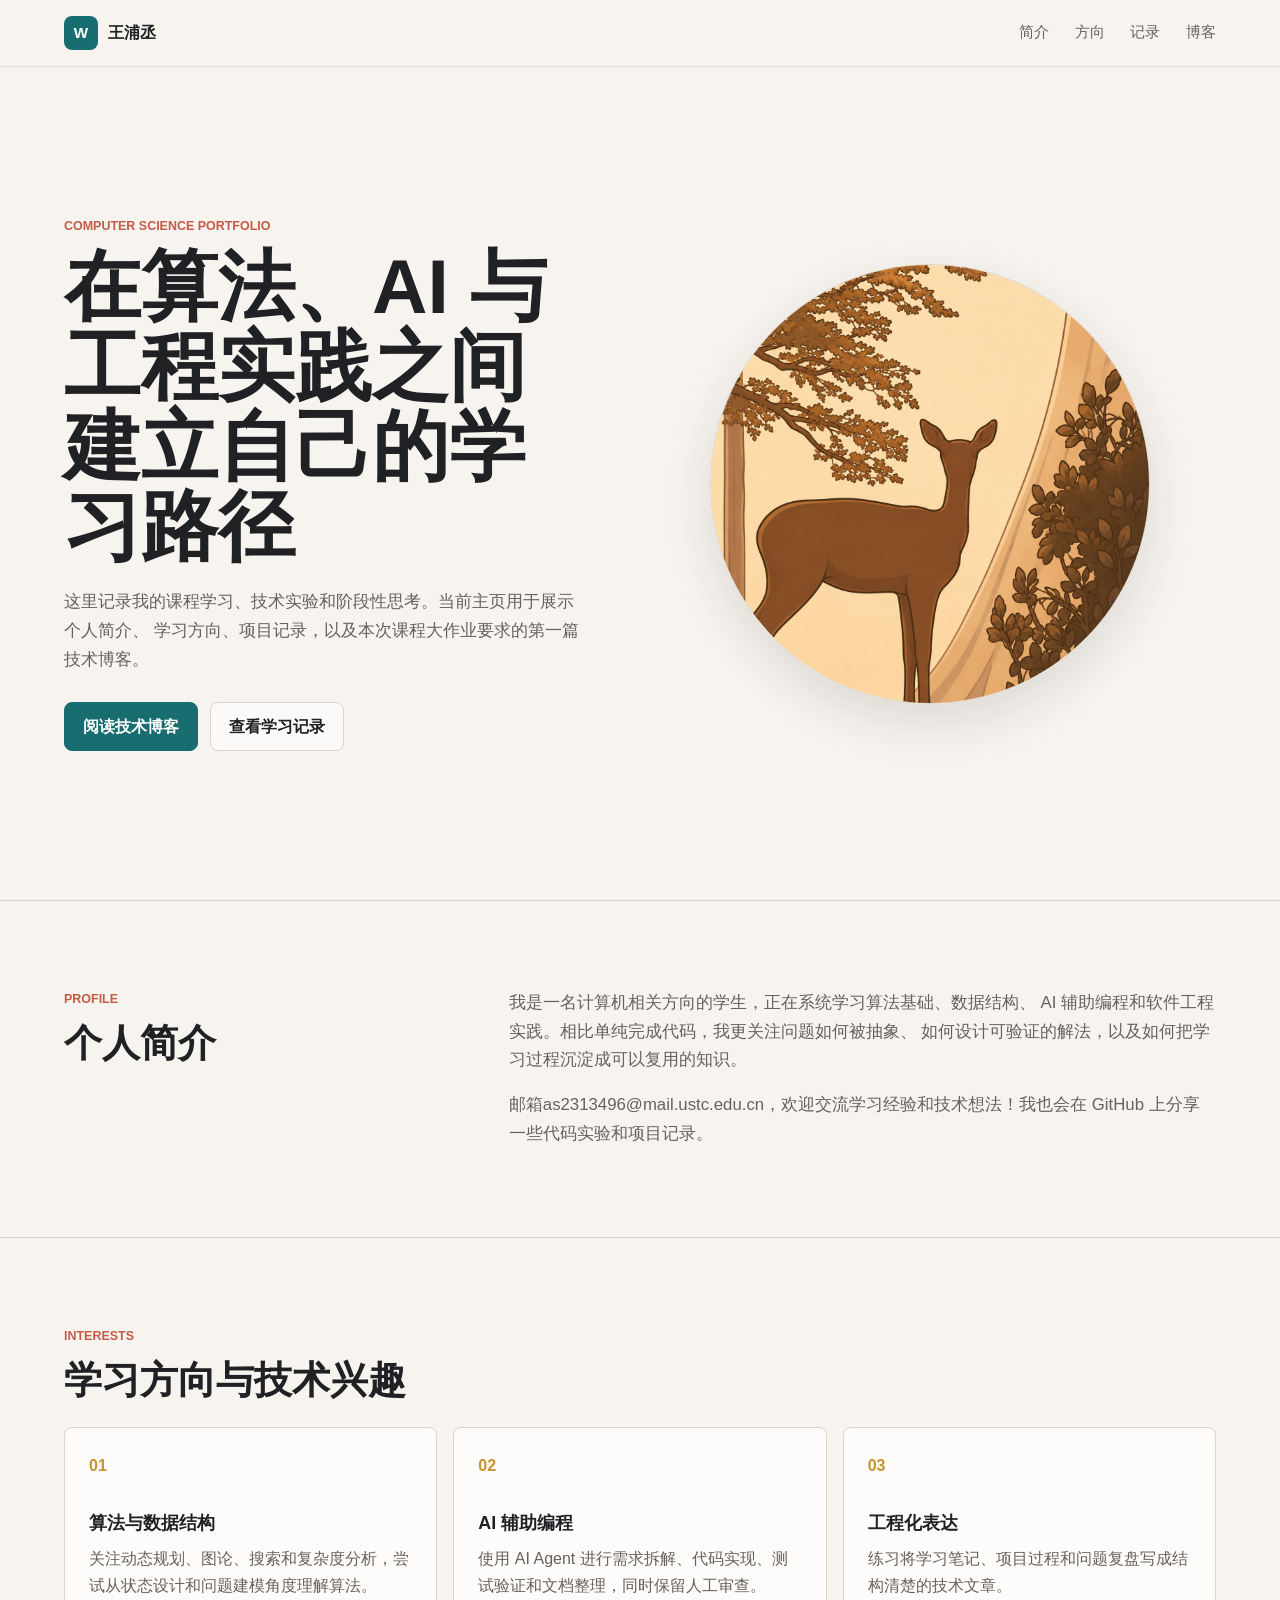
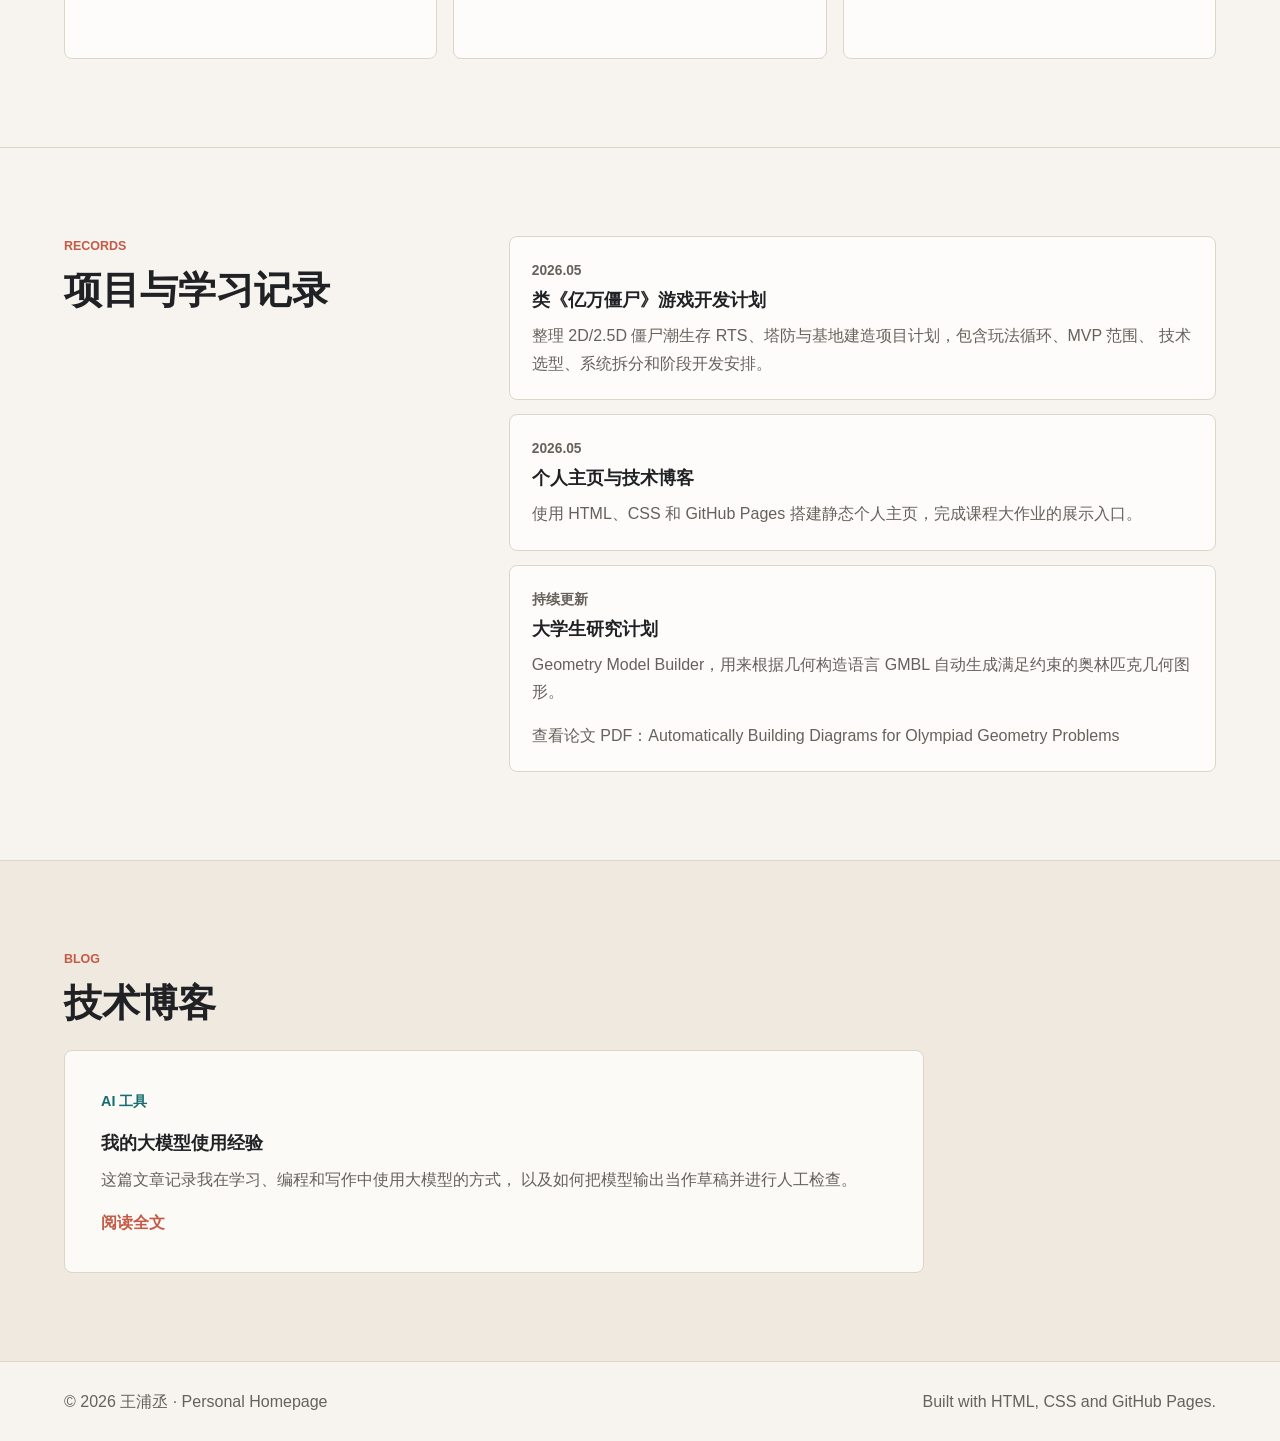
<file: index.html>
<!doctype html>
<html lang="zh-CN">
  <head>
    <meta charset="utf-8" />
    <meta name="viewport" content="width=device-width, initial-scale=1" />
    <title>王浦丞的个人主页</title>
    <meta
      name="description"
      content="计算机方向学生的个人主页，展示学习方向、项目记录与技术博客。"
    />
    <link rel="stylesheet" href="styles.css" />
  </head>
  <body>
    <header class="site-header">
      <a class="brand" href="index.html" aria-label="返回主页">
        <span class="brand-mark">W</span>
        <span>王浦丞</span>
      </a>
      <nav class="nav-links" aria-label="主导航">
        <a href="#profile">简介</a>
        <a href="#interests">方向</a>
        <a href="#projects">记录</a>
        <a href="#blog">博客</a>
      </nav>
    </header>

    <main>
      <section class="hero" aria-labelledby="hero-title">
        <div class="hero-copy">
          <p class="eyebrow">Computer Science Portfolio</p>
          <h1 id="hero-title">在算法、AI 与工程实践之间建立自己的学习路径</h1>
          <p class="hero-text">
            这里记录我的课程学习、技术实验和阶段性思考。当前主页用于展示个人简介、
            学习方向、项目记录，以及本次课程大作业要求的第一篇技术博客。
          </p>
          <div class="hero-actions">
            <a class="button primary" href="blog.html">阅读技术博客</a>
            <a class="button secondary" href="#projects">查看学习记录</a>
          </div>
        </div>
        <figure class="hero-media avatar-media">
          <img src="assets/avatar.png" alt="王浦丞的个人头像" />
        </figure>
      </section>

      <section id="profile" class="section split-section">
        <div>
          <p class="section-label">Profile</p>
          <h2>个人简介</h2>
        </div>
        <div class="section-body">
          <p>
            我是一名计算机相关方向的学生，正在系统学习算法基础、数据结构、
            AI 辅助编程和软件工程实践。相比单纯完成代码，我更关注问题如何被抽象、
            如何设计可验证的解法，以及如何把学习过程沉淀成可以复用的知识。
          </p>
          <p>
            邮箱as2313496@mail.ustc.edu.cn，欢迎交流学习经验和技术想法！我也会在 GitHub 上分享一些代码实验和项目记录。
          </p>
        </div>
      </section>

      <section id="interests" class="section">
        <div class="section-heading">
          <p class="section-label">Interests</p>
          <h2>学习方向与技术兴趣</h2>
        </div>
        <div class="feature-grid">
          <article class="feature-card">
            <span class="card-index">01</span>
            <h3>算法与数据结构</h3>
            <p>
              关注动态规划、图论、搜索和复杂度分析，尝试从状态设计和问题建模角度理解算法。
            </p>
          </article>
          <article class="feature-card">
            <span class="card-index">02</span>
            <h3>AI 辅助编程</h3>
            <p>
              使用 AI Agent 进行需求拆解、代码实现、测试验证和文档整理，同时保留人工审查。
            </p>
          </article>
          <article class="feature-card">
            <span class="card-index">03</span>
            <h3>工程化表达</h3>
            <p>
              练习将学习笔记、项目过程和问题复盘写成结构清楚的技术文章。
            </p>
          </article>
        </div>
      </section>

      <section id="projects" class="section split-section">
        <div>
          <p class="section-label">Records</p>
          <h2>项目与学习记录</h2>
        </div>
        <div class="timeline" aria-label="学习记录">
          <article class="timeline-item">
            <p class="timeline-date">2026.05</p>
            <h3><a href="game-plan.html">类《亿万僵尸》游戏开发计划</a></h3>
            <p>
              整理 2D/2.5D 僵尸潮生存 RTS、塔防与基地建造项目计划，包含玩法循环、MVP 范围、
              技术选型、系统拆分和阶段开发安排。
            </p>
          </article>
          <article class="timeline-item">
            <p class="timeline-date">2026.05</p>
            <h3>个人主页与技术博客</h3>
            <p>
              使用 HTML、CSS 和 GitHub Pages 搭建静态个人主页，完成课程大作业的展示入口。
            </p>
          </article>
          <article class="timeline-item">
            <p class="timeline-date">持续更新</p>
            <h3>大学生研究计划</h3>
            <p>
              Geometry Model Builder，用来根据几何构造语言 GMBL 自动生成满足约束的奥林匹克几何图形。
            </p>
            <p>
              <a href="assets/gmb-paper.pdf" target="_blank" rel="noopener">
                查看论文 PDF：Automatically Building Diagrams for Olympiad Geometry Problems
              </a>
            </p>
          </article>
        </div>
      </section>

      <section id="blog" class="section blog-preview">
        <div class="section-heading">
          <p class="section-label">Blog</p>
          <h2>技术博客</h2>
        </div>
        <a class="blog-card" href="blog.html">
          <span class="blog-tag">AI 工具</span>
          <h3>我的大模型使用经验</h3>
          <p>
            这篇文章记录我在学习、编程和写作中使用大模型的方式，
            以及如何把模型输出当作草稿并进行人工检查。
          </p>
          <span class="read-more">阅读全文</span>
        </a>
      </section>
    </main>

    <footer class="site-footer">
      <p>© 2026 王浦丞 · Personal Homepage</p>
      <p class="footer-note">Built with HTML, CSS and GitHub Pages.</p>
    </footer>
  </body>
</html>
</file>
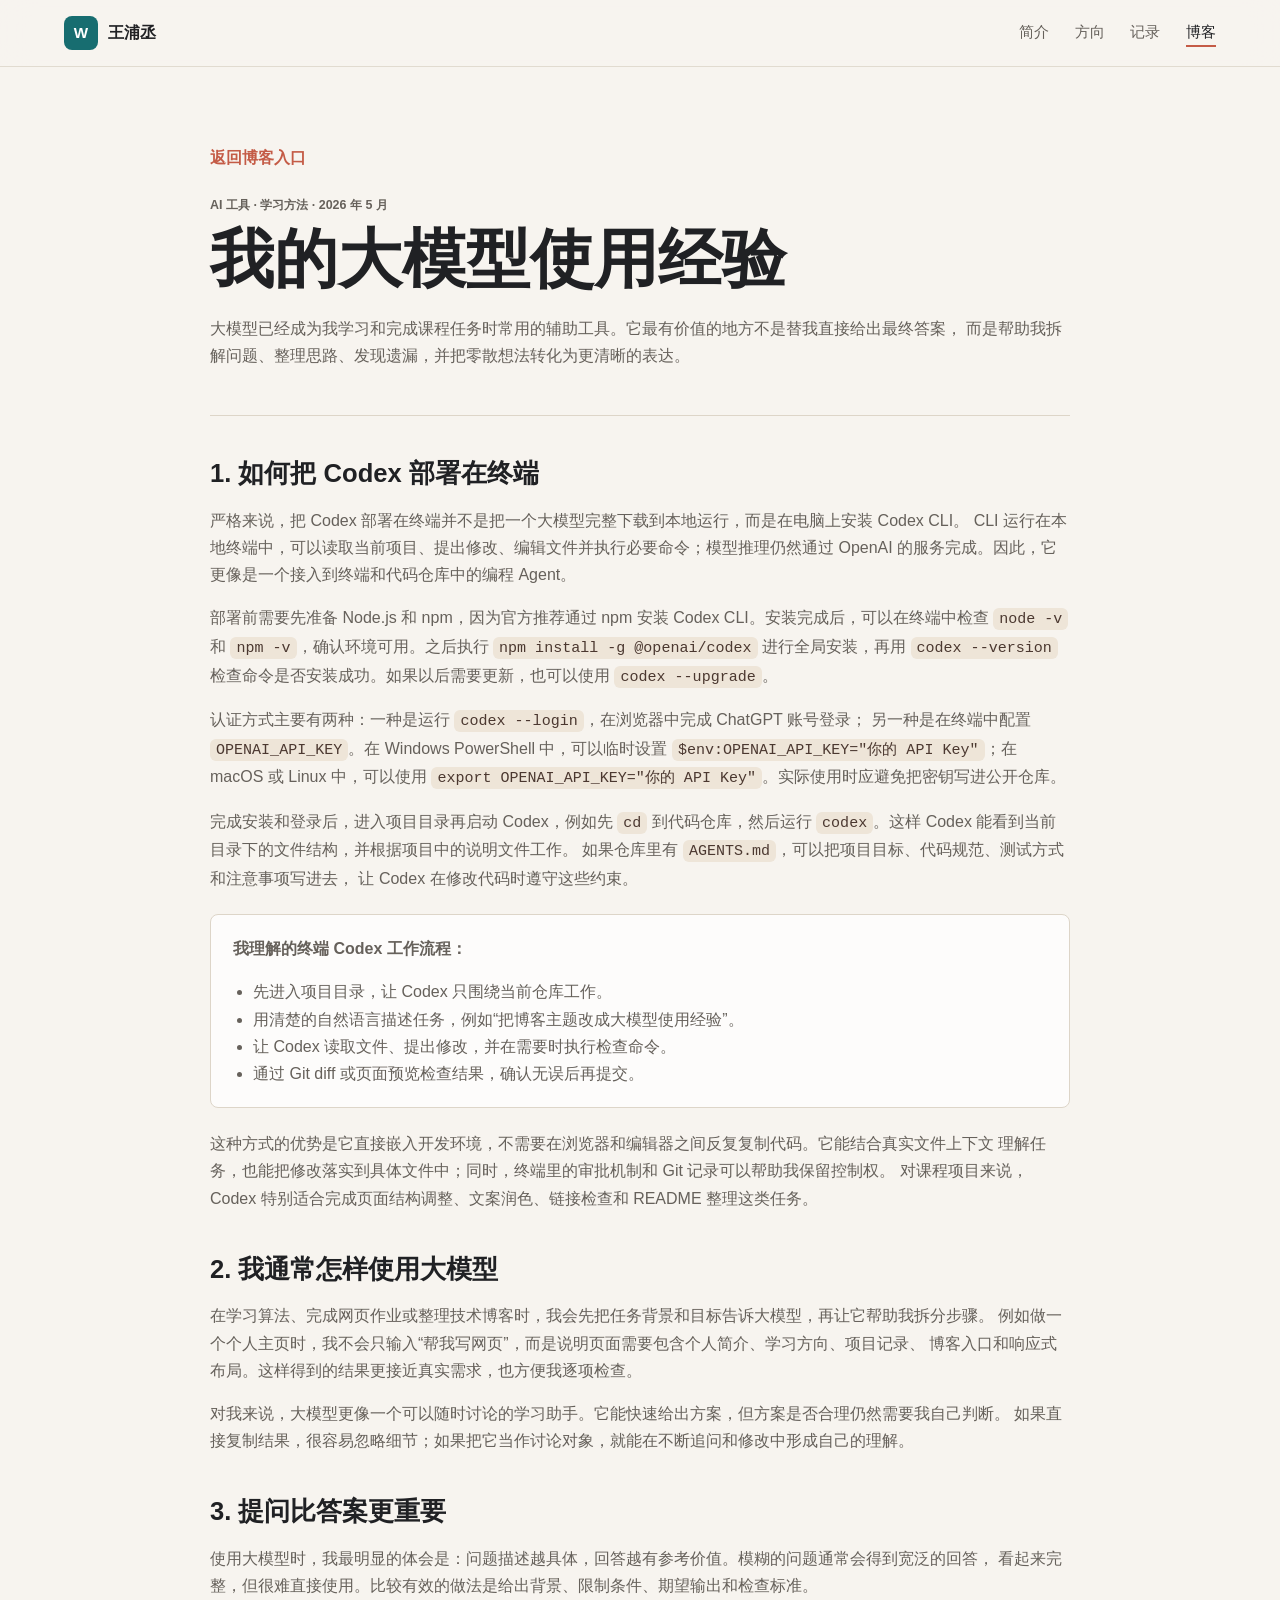
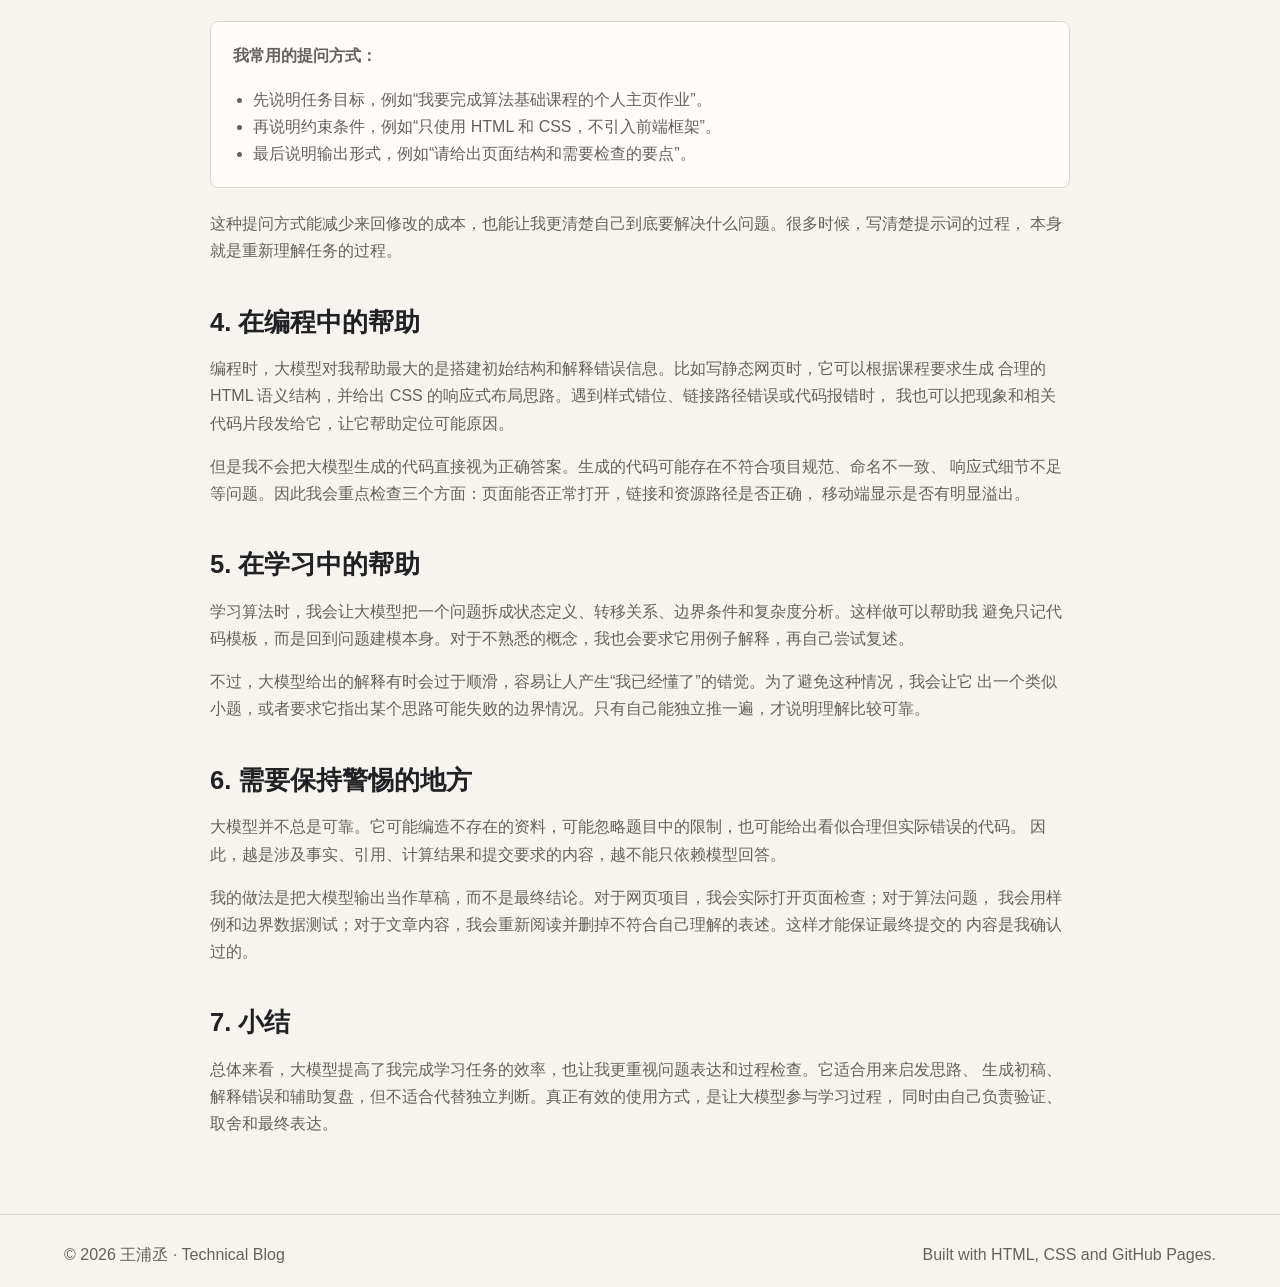
<file: blog.html>
<!doctype html>
<html lang="zh-CN">
  <head>
    <meta charset="utf-8" />
    <meta name="viewport" content="width=device-width, initial-scale=1" />
    <title>我的大模型使用经验 | 王浦丞的技术博客</title>
    <meta
      name="description"
      content="一篇关于大模型使用经验的技术博客，记录在学习、编程和写作中的实践方法与反思。"
    />
    <link rel="stylesheet" href="styles.css" />
  </head>
  <body>
    <header class="site-header">
      <a class="brand" href="index.html" aria-label="返回主页">
        <span class="brand-mark">W</span>
        <span>王浦丞</span>
      </a>
      <nav class="nav-links" aria-label="主导航">
        <a href="index.html#profile">简介</a>
        <a href="index.html#interests">方向</a>
        <a href="index.html#projects">记录</a>
        <a href="blog.html" aria-current="page">博客</a>
      </nav>
    </header>

    <main class="article-layout">
      <article class="article">
        <header class="article-header">
          <a class="back-link" href="index.html#blog">返回博客入口</a>
          <p class="eyebrow">AI 工具 · 学习方法 · 2026 年 5 月</p>
          <h1>我的大模型使用经验</h1>
          <p class="article-summary">
            大模型已经成为我学习和完成课程任务时常用的辅助工具。它最有价值的地方不是替我直接给出最终答案，
            而是帮助我拆解问题、整理思路、发现遗漏，并把零散想法转化为更清晰的表达。
          </p>
        </header>

        <section>
          <h2>1. 如何把 Codex 部署在终端</h2>
          <p>
            严格来说，把 Codex 部署在终端并不是把一个大模型完整下载到本地运行，而是在电脑上安装 Codex CLI。
            CLI 运行在本地终端中，可以读取当前项目、提出修改、编辑文件并执行必要命令；模型推理仍然通过 OpenAI
            的服务完成。因此，它更像是一个接入到终端和代码仓库中的编程 Agent。
          </p>
          <p>
            部署前需要先准备 Node.js 和 npm，因为官方推荐通过 npm 安装 Codex CLI。安装完成后，可以在终端中检查
            <code>node -v</code> 和 <code>npm -v</code>，确认环境可用。之后执行
            <code>npm install -g @openai/codex</code> 进行全局安装，再用 <code>codex --version</code>
            检查命令是否安装成功。如果以后需要更新，也可以使用 <code>codex --upgrade</code>。
          </p>
          <p>
            认证方式主要有两种：一种是运行 <code>codex --login</code>，在浏览器中完成 ChatGPT 账号登录；
            另一种是在终端中配置 <code>OPENAI_API_KEY</code>。在 Windows PowerShell 中，可以临时设置
            <code>$env:OPENAI_API_KEY="你的 API Key"</code>；在 macOS 或 Linux 中，可以使用
            <code>export OPENAI_API_KEY="你的 API Key"</code>。实际使用时应避免把密钥写进公开仓库。
          </p>
          <p>
            完成安装和登录后，进入项目目录再启动 Codex，例如先 <code>cd</code> 到代码仓库，然后运行
            <code>codex</code>。这样 Codex 能看到当前目录下的文件结构，并根据项目中的说明文件工作。
            如果仓库里有 <code>AGENTS.md</code>，可以把项目目标、代码规范、测试方式和注意事项写进去，
            让 Codex 在修改代码时遵守这些约束。
          </p>
          <div class="note-panel">
            <p><strong>我理解的终端 Codex 工作流程：</strong></p>
            <ul>
              <li>先进入项目目录，让 Codex 只围绕当前仓库工作。</li>
              <li>用清楚的自然语言描述任务，例如“把博客主题改成大模型使用经验”。</li>
              <li>让 Codex 读取文件、提出修改，并在需要时执行检查命令。</li>
              <li>通过 Git diff 或页面预览检查结果，确认无误后再提交。</li>
            </ul>
          </div>
          <p>
            这种方式的优势是它直接嵌入开发环境，不需要在浏览器和编辑器之间反复复制代码。它能结合真实文件上下文
            理解任务，也能把修改落实到具体文件中；同时，终端里的审批机制和 Git 记录可以帮助我保留控制权。
            对课程项目来说，Codex 特别适合完成页面结构调整、文案润色、链接检查和 README 整理这类任务。
          </p>
        </section>

        <section>
          <h2>2. 我通常怎样使用大模型</h2>
          <p>
            在学习算法、完成网页作业或整理技术博客时，我会先把任务背景和目标告诉大模型，再让它帮助我拆分步骤。
            例如做一个个人主页时，我不会只输入“帮我写网页”，而是说明页面需要包含个人简介、学习方向、项目记录、
            博客入口和响应式布局。这样得到的结果更接近真实需求，也方便我逐项检查。
          </p>
          <p>
            对我来说，大模型更像一个可以随时讨论的学习助手。它能快速给出方案，但方案是否合理仍然需要我自己判断。
            如果直接复制结果，很容易忽略细节；如果把它当作讨论对象，就能在不断追问和修改中形成自己的理解。
          </p>
        </section>

        <section>
          <h2>3. 提问比答案更重要</h2>
          <p>
            使用大模型时，我最明显的体会是：问题描述越具体，回答越有参考价值。模糊的问题通常会得到宽泛的回答，
            看起来完整，但很难直接使用。比较有效的做法是给出背景、限制条件、期望输出和检查标准。
          </p>
          <div class="note-panel">
            <p><strong>我常用的提问方式：</strong></p>
            <ul>
              <li>先说明任务目标，例如“我要完成算法基础课程的个人主页作业”。</li>
              <li>再说明约束条件，例如“只使用 HTML 和 CSS，不引入前端框架”。</li>
              <li>最后说明输出形式，例如“请给出页面结构和需要检查的要点”。</li>
            </ul>
          </div>
          <p>
            这种提问方式能减少来回修改的成本，也能让我更清楚自己到底要解决什么问题。很多时候，写清楚提示词的过程，
            本身就是重新理解任务的过程。
          </p>
        </section>

        <section>
          <h2>4. 在编程中的帮助</h2>
          <p>
            编程时，大模型对我帮助最大的是搭建初始结构和解释错误信息。比如写静态网页时，它可以根据课程要求生成
            合理的 HTML 语义结构，并给出 CSS 的响应式布局思路。遇到样式错位、链接路径错误或代码报错时，
            我也可以把现象和相关代码片段发给它，让它帮助定位可能原因。
          </p>
          <p>
            但是我不会把大模型生成的代码直接视为正确答案。生成的代码可能存在不符合项目规范、命名不一致、
            响应式细节不足等问题。因此我会重点检查三个方面：页面能否正常打开，链接和资源路径是否正确，
            移动端显示是否有明显溢出。
          </p>
        </section>

        <section>
          <h2>5. 在学习中的帮助</h2>
          <p>
            学习算法时，我会让大模型把一个问题拆成状态定义、转移关系、边界条件和复杂度分析。这样做可以帮助我
            避免只记代码模板，而是回到问题建模本身。对于不熟悉的概念，我也会要求它用例子解释，再自己尝试复述。
          </p>
          <p>
            不过，大模型给出的解释有时会过于顺滑，容易让人产生“我已经懂了”的错觉。为了避免这种情况，我会让它
            出一个类似小题，或者要求它指出某个思路可能失败的边界情况。只有自己能独立推一遍，才说明理解比较可靠。
          </p>
        </section>

        <section>
          <h2>6. 需要保持警惕的地方</h2>
          <p>
            大模型并不总是可靠。它可能编造不存在的资料，可能忽略题目中的限制，也可能给出看似合理但实际错误的代码。
            因此，越是涉及事实、引用、计算结果和提交要求的内容，越不能只依赖模型回答。
          </p>
          <p>
            我的做法是把大模型输出当作草稿，而不是最终结论。对于网页项目，我会实际打开页面检查；对于算法问题，
            我会用样例和边界数据测试；对于文章内容，我会重新阅读并删掉不符合自己理解的表述。这样才能保证最终提交的
            内容是我确认过的。
          </p>
        </section>

        <section>
          <h2>7. 小结</h2>
          <p>
            总体来看，大模型提高了我完成学习任务的效率，也让我更重视问题表达和过程检查。它适合用来启发思路、
            生成初稿、解释错误和辅助复盘，但不适合代替独立判断。真正有效的使用方式，是让大模型参与学习过程，
            同时由自己负责验证、取舍和最终表达。
          </p>
        </section>
      </article>
    </main>

    <footer class="site-footer">
      <p>© 2026 王浦丞 · Technical Blog</p>
      <p class="footer-note">Built with HTML, CSS and GitHub Pages.</p>
    </footer>
  </body>
</html>
</file>
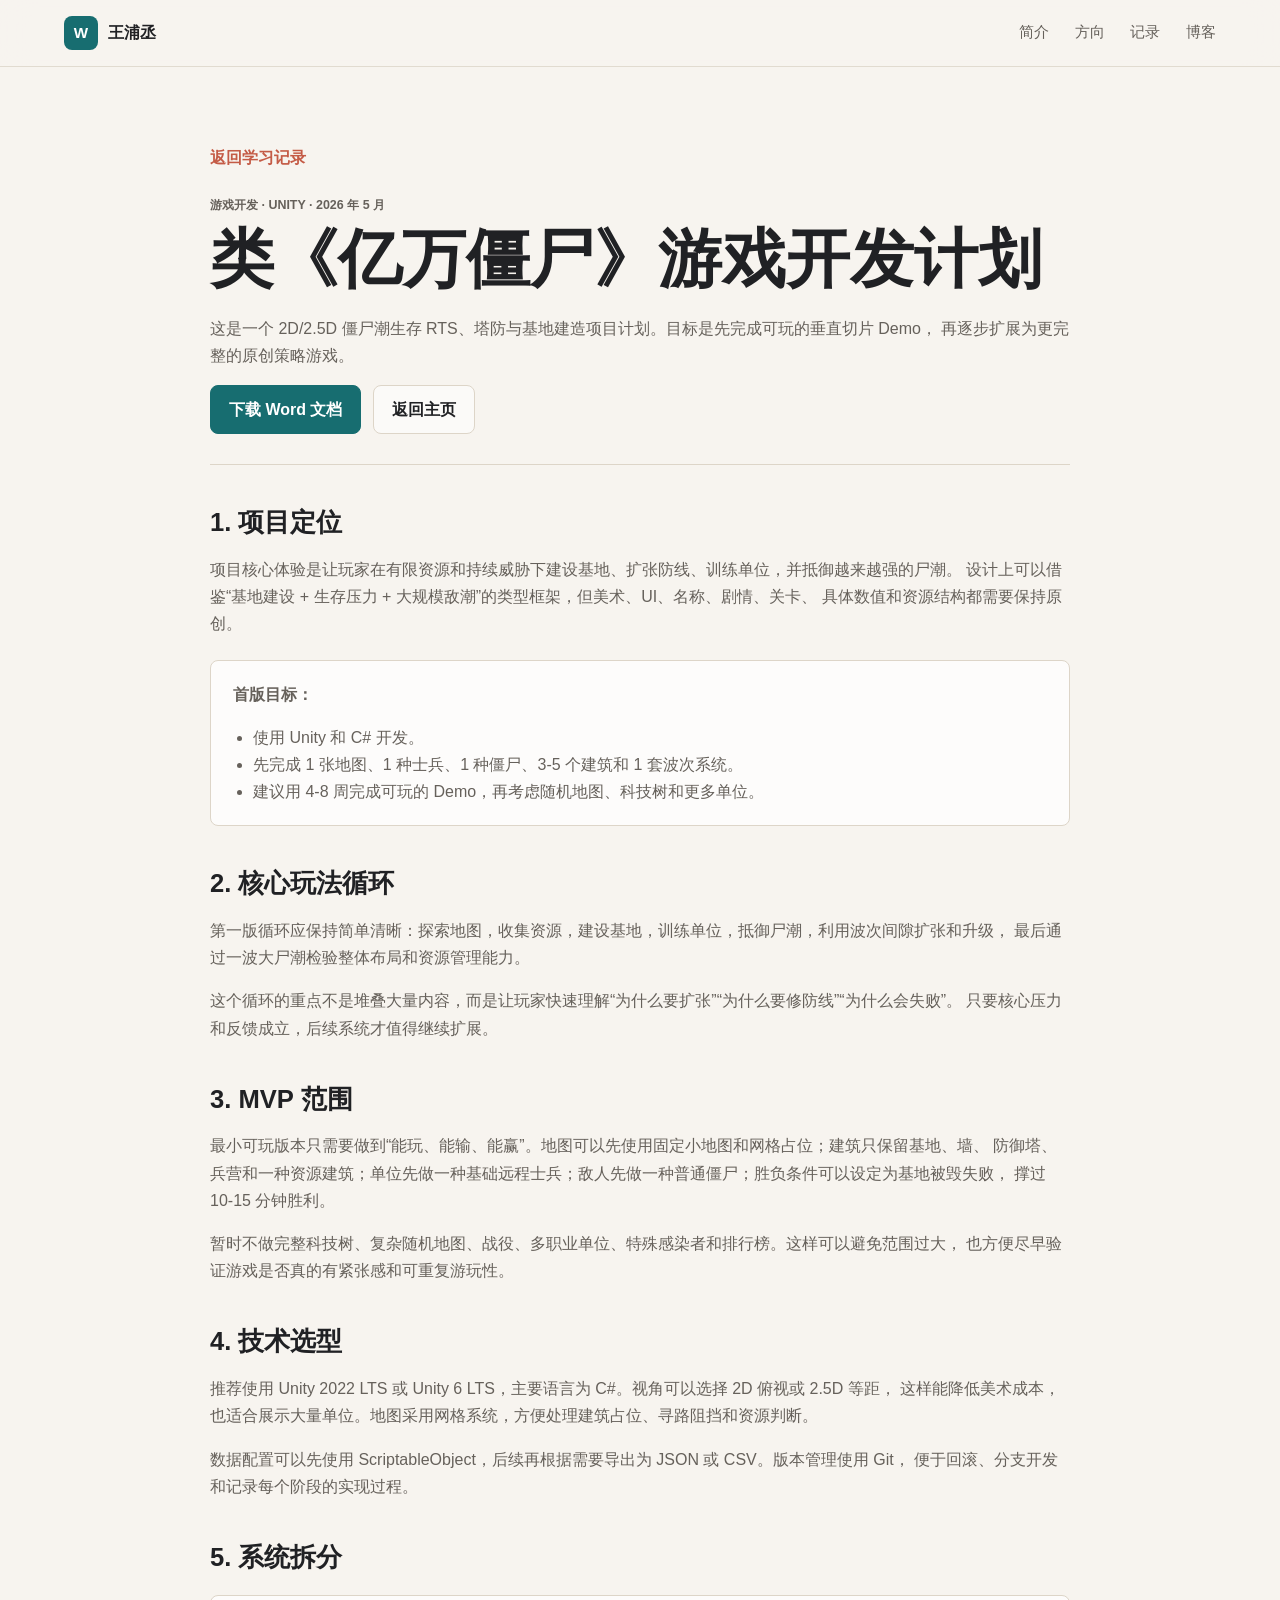
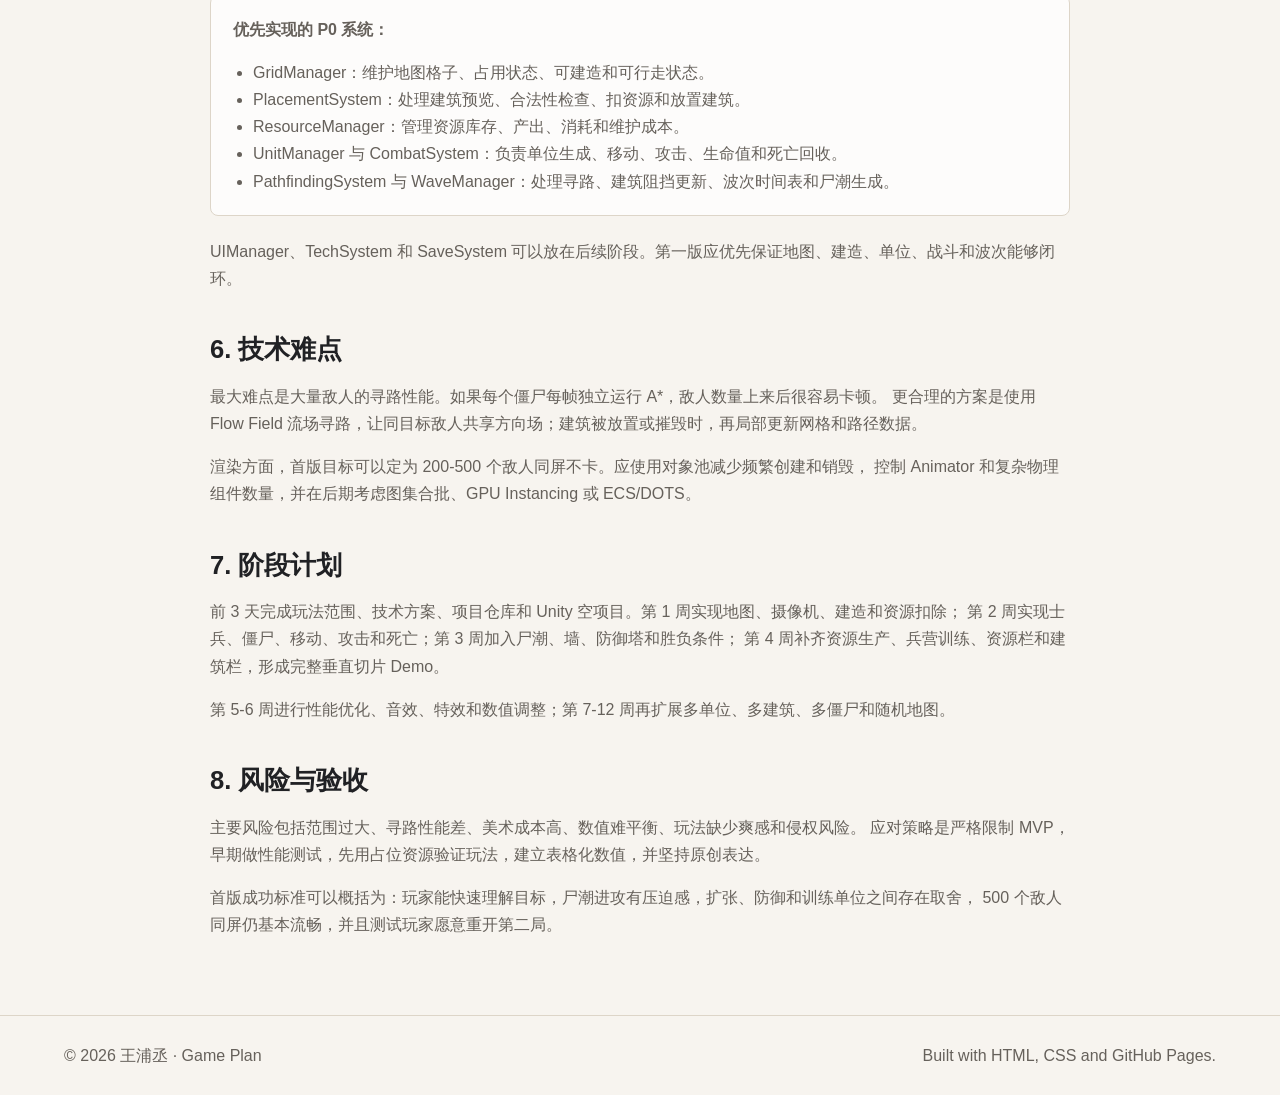
<file: game-plan.html>
<!doctype html>
<html lang="zh-CN">
  <head>
    <meta charset="utf-8" />
    <meta name="viewport" content="width=device-width, initial-scale=1" />
    <title>类《亿万僵尸》游戏开发计划 | 王浦丞的个人主页</title>
    <meta
      name="description"
      content="2D/2.5D 僵尸潮生存 RTS、塔防与基地建造游戏开发计划。"
    />
    <link rel="stylesheet" href="styles.css" />
  </head>
  <body>
    <header class="site-header">
      <a class="brand" href="index.html" aria-label="返回主页">
        <span class="brand-mark">W</span>
        <span>王浦丞</span>
      </a>
      <nav class="nav-links" aria-label="主导航">
        <a href="index.html#profile">简介</a>
        <a href="index.html#interests">方向</a>
        <a href="index.html#projects">记录</a>
        <a href="blog.html">博客</a>
      </nav>
    </header>

    <main class="article-layout">
      <article class="article">
        <header class="article-header">
          <a class="back-link" href="index.html#projects">返回学习记录</a>
          <p class="eyebrow">游戏开发 · Unity · 2026 年 5 月</p>
          <h1>类《亿万僵尸》游戏开发计划</h1>
          <p class="article-summary">
            这是一个 2D/2.5D 僵尸潮生存 RTS、塔防与基地建造项目计划。目标是先完成可玩的垂直切片 Demo，
            再逐步扩展为更完整的原创策略游戏。
          </p>
          <div class="hero-actions">
            <a class="button primary" href="assets/zombie-game-plan.docx" download>下载 Word 文档</a>
            <a class="button secondary" href="index.html">返回主页</a>
          </div>
        </header>

        <section>
          <h2>1. 项目定位</h2>
          <p>
            项目核心体验是让玩家在有限资源和持续威胁下建设基地、扩张防线、训练单位，并抵御越来越强的尸潮。
            设计上可以借鉴“基地建设 + 生存压力 + 大规模敌潮”的类型框架，但美术、UI、名称、剧情、关卡、
            具体数值和资源结构都需要保持原创。
          </p>
          <div class="note-panel">
            <p><strong>首版目标：</strong></p>
            <ul>
              <li>使用 Unity 和 C# 开发。</li>
              <li>先完成 1 张地图、1 种士兵、1 种僵尸、3-5 个建筑和 1 套波次系统。</li>
              <li>建议用 4-8 周完成可玩的 Demo，再考虑随机地图、科技树和更多单位。</li>
            </ul>
          </div>
        </section>

        <section>
          <h2>2. 核心玩法循环</h2>
          <p>
            第一版循环应保持简单清晰：探索地图，收集资源，建设基地，训练单位，抵御尸潮，利用波次间隙扩张和升级，
            最后通过一波大尸潮检验整体布局和资源管理能力。
          </p>
          <p>
            这个循环的重点不是堆叠大量内容，而是让玩家快速理解“为什么要扩张”“为什么要修防线”“为什么会失败”。
            只要核心压力和反馈成立，后续系统才值得继续扩展。
          </p>
        </section>

        <section>
          <h2>3. MVP 范围</h2>
          <p>
            最小可玩版本只需要做到“能玩、能输、能赢”。地图可以先使用固定小地图和网格占位；建筑只保留基地、墙、
            防御塔、兵营和一种资源建筑；单位先做一种基础远程士兵；敌人先做一种普通僵尸；胜负条件可以设定为基地被毁失败，
            撑过 10-15 分钟胜利。
          </p>
          <p>
            暂时不做完整科技树、复杂随机地图、战役、多职业单位、特殊感染者和排行榜。这样可以避免范围过大，
            也方便尽早验证游戏是否真的有紧张感和可重复游玩性。
          </p>
        </section>

        <section>
          <h2>4. 技术选型</h2>
          <p>
            推荐使用 Unity 2022 LTS 或 Unity 6 LTS，主要语言为 C#。视角可以选择 2D 俯视或 2.5D 等距，
            这样能降低美术成本，也适合展示大量单位。地图采用网格系统，方便处理建筑占位、寻路阻挡和资源判断。
          </p>
          <p>
            数据配置可以先使用 ScriptableObject，后续再根据需要导出为 JSON 或 CSV。版本管理使用 Git，
            便于回滚、分支开发和记录每个阶段的实现过程。
          </p>
        </section>

        <section>
          <h2>5. 系统拆分</h2>
          <div class="note-panel">
            <p><strong>优先实现的 P0 系统：</strong></p>
            <ul>
              <li>GridManager：维护地图格子、占用状态、可建造和可行走状态。</li>
              <li>PlacementSystem：处理建筑预览、合法性检查、扣资源和放置建筑。</li>
              <li>ResourceManager：管理资源库存、产出、消耗和维护成本。</li>
              <li>UnitManager 与 CombatSystem：负责单位生成、移动、攻击、生命值和死亡回收。</li>
              <li>PathfindingSystem 与 WaveManager：处理寻路、建筑阻挡更新、波次时间表和尸潮生成。</li>
            </ul>
          </div>
          <p>
            UIManager、TechSystem 和 SaveSystem 可以放在后续阶段。第一版应优先保证地图、建造、单位、战斗和波次能够闭环。
          </p>
        </section>

        <section>
          <h2>6. 技术难点</h2>
          <p>
            最大难点是大量敌人的寻路性能。如果每个僵尸每帧独立运行 A*，敌人数量上来后很容易卡顿。
            更合理的方案是使用 Flow Field 流场寻路，让同目标敌人共享方向场；建筑被放置或摧毁时，再局部更新网格和路径数据。
          </p>
          <p>
            渲染方面，首版目标可以定为 200-500 个敌人同屏不卡。应使用对象池减少频繁创建和销毁，
            控制 Animator 和复杂物理组件数量，并在后期考虑图集合批、GPU Instancing 或 ECS/DOTS。
          </p>
        </section>

        <section>
          <h2>7. 阶段计划</h2>
          <p>
            前 3 天完成玩法范围、技术方案、项目仓库和 Unity 空项目。第 1 周实现地图、摄像机、建造和资源扣除；
            第 2 周实现士兵、僵尸、移动、攻击和死亡；第 3 周加入尸潮、墙、防御塔和胜负条件；
            第 4 周补齐资源生产、兵营训练、资源栏和建筑栏，形成完整垂直切片 Demo。
          </p>
          <p>
            第 5-6 周进行性能优化、音效、特效和数值调整；第 7-12 周再扩展多单位、多建筑、多僵尸和随机地图。
          </p>
        </section>

        <section>
          <h2>8. 风险与验收</h2>
          <p>
            主要风险包括范围过大、寻路性能差、美术成本高、数值难平衡、玩法缺少爽感和侵权风险。
            应对策略是严格限制 MVP，早期做性能测试，先用占位资源验证玩法，建立表格化数值，并坚持原创表达。
          </p>
          <p>
            首版成功标准可以概括为：玩家能快速理解目标，尸潮进攻有压迫感，扩张、防御和训练单位之间存在取舍，
            500 个敌人同屏仍基本流畅，并且测试玩家愿意重开第二局。
          </p>
        </section>
      </article>
    </main>

    <footer class="site-footer">
      <p>© 2026 王浦丞 · Game Plan</p>
      <p class="footer-note">Built with HTML, CSS and GitHub Pages.</p>
    </footer>
  </body>
</html>
</file>
<file: styles.css>
:root {
  --bg: #f7f4ef;
  --surface: #ffffff;
  --surface-muted: #efe9df;
  --text: #202124;
  --muted: #66615b;
  --line: #ddd5c8;
  --teal: #176d70;
  --coral: #c45b46;
  --gold: #c5932f;
  --shadow: 0 18px 50px rgba(32, 33, 36, 0.12);
}

* {
  box-sizing: border-box;
}

html {
  scroll-behavior: smooth;
}

body {
  margin: 0;
  background: var(--bg);
  color: var(--text);
  font-family:
    Inter, "Segoe UI", "PingFang SC", "Microsoft YaHei", Arial, sans-serif;
  line-height: 1.7;
}

a {
  color: inherit;
  text-decoration: none;
}

img {
  display: block;
  max-width: 100%;
}

.site-header {
  position: sticky;
  top: 0;
  z-index: 10;
  display: flex;
  align-items: center;
  justify-content: space-between;
  gap: 24px;
  padding: 16px clamp(20px, 5vw, 72px);
  background: rgba(247, 244, 239, 0.92);
  border-bottom: 1px solid rgba(221, 213, 200, 0.8);
  backdrop-filter: blur(16px);
}

.brand {
  display: inline-flex;
  align-items: center;
  gap: 10px;
  font-weight: 700;
}

.brand-mark {
  display: grid;
  width: 34px;
  height: 34px;
  place-items: center;
  border-radius: 8px;
  background: var(--teal);
  color: #ffffff;
  font-size: 0.95rem;
}

.nav-links {
  display: flex;
  align-items: center;
  gap: clamp(12px, 2vw, 28px);
  color: var(--muted);
  font-size: 0.95rem;
}

.nav-links a {
  border-bottom: 2px solid transparent;
}

.nav-links a:hover,
.nav-links a[aria-current="page"] {
  color: var(--text);
  border-bottom-color: var(--coral);
}

.hero {
  display: grid;
  grid-template-columns: minmax(0, 0.95fr) minmax(360px, 1.05fr);
  gap: clamp(28px, 5vw, 72px);
  align-items: center;
  min-height: calc(100vh - 67px);
  padding: clamp(36px, 7vw, 92px) clamp(20px, 5vw, 72px);
}

.hero-copy {
  max-width: 680px;
}

.eyebrow,
.section-label {
  margin: 0 0 10px;
  color: var(--coral);
  font-size: 0.78rem;
  font-weight: 800;
  letter-spacing: 0;
  text-transform: uppercase;
}

h1,
h2,
h3,
p {
  margin-top: 0;
}

h1 {
  margin-bottom: 22px;
  font-size: clamp(2.35rem, 6vw, 5.4rem);
  line-height: 1.04;
  letter-spacing: 0;
}

h2 {
  margin-bottom: 18px;
  font-size: clamp(1.7rem, 3vw, 2.4rem);
  line-height: 1.2;
}

h3 {
  margin-bottom: 10px;
  font-size: 1.12rem;
  line-height: 1.35;
}

.hero-text {
  max-width: 640px;
  margin-bottom: 28px;
  color: var(--muted);
  font-size: 1.05rem;
}

.hero-actions {
  display: flex;
  flex-wrap: wrap;
  gap: 12px;
}

.button {
  display: inline-flex;
  align-items: center;
  justify-content: center;
  min-height: 44px;
  padding: 10px 18px;
  border: 1px solid var(--line);
  border-radius: 8px;
  font-weight: 700;
}

.button.primary {
  background: var(--teal);
  border-color: var(--teal);
  color: #ffffff;
}

.button.secondary {
  background: rgba(255, 255, 255, 0.58);
}

.button:hover,
.blog-card:hover {
  transform: translateY(-2px);
}

.hero-media {
  margin: 0;
}

.hero-media img {
  width: 100%;
  aspect-ratio: 4 / 3;
  object-fit: cover;
  border: 1px solid var(--line);
  border-radius: 8px;
  box-shadow: var(--shadow);
}

.avatar-media {
  display: flex;
  justify-content: center;
}

.avatar-media img {
  width: min(100%, 440px);
  aspect-ratio: 1;
  border-radius: 50%;
  object-position: center;
}

.section {
  padding: clamp(48px, 7vw, 88px) clamp(20px, 5vw, 72px);
  border-top: 1px solid var(--line);
}

.split-section {
  display: grid;
  grid-template-columns: minmax(180px, 0.35fr) minmax(0, 0.65fr);
  gap: clamp(24px, 5vw, 64px);
}

.section-body {
  color: var(--muted);
  font-size: 1.05rem;
}

.section-body p:last-child,
.timeline-item p:last-child,
.feature-card p:last-child,
.blog-card p:last-child,
.article section p:last-child {
  margin-bottom: 0;
}

.section-heading {
  max-width: 760px;
  margin-bottom: 24px;
}

.feature-grid {
  display: grid;
  grid-template-columns: repeat(3, minmax(0, 1fr));
  gap: 16px;
}

.feature-card,
.timeline-item,
.blog-card,
.note-panel {
  border: 1px solid var(--line);
  border-radius: 8px;
  background: rgba(255, 255, 255, 0.76);
}

.feature-card {
  min-height: 232px;
  padding: 24px;
}

.card-index {
  display: inline-block;
  margin-bottom: 32px;
  color: var(--gold);
  font-weight: 800;
}

.feature-card p,
.timeline-item p,
.blog-card p,
.article-summary,
.article p,
.note-panel {
  color: var(--muted);
}

.timeline {
  display: grid;
  gap: 14px;
}

.timeline-item {
  padding: 22px;
}

.timeline-date {
  margin-bottom: 6px;
  color: var(--coral);
  font-size: 0.86rem;
  font-weight: 800;
}

.blog-preview {
  background: var(--surface-muted);
}

.blog-card {
  display: block;
  max-width: 860px;
  padding: clamp(24px, 4vw, 36px);
  transition:
    transform 160ms ease,
    box-shadow 160ms ease;
}

.blog-card:hover {
  box-shadow: var(--shadow);
}

.blog-tag {
  display: inline-flex;
  margin-bottom: 18px;
  color: var(--teal);
  font-size: 0.9rem;
  font-weight: 800;
}

.read-more,
.back-link {
  color: var(--coral);
  font-weight: 800;
}

.site-footer {
  display: flex;
  justify-content: space-between;
  gap: 16px;
  padding: 26px clamp(20px, 5vw, 72px);
  color: var(--muted);
  border-top: 1px solid var(--line);
}

.site-footer p {
  margin: 0;
}

.footer-note {
  text-align: right;
}

.article-layout {
  padding: clamp(34px, 6vw, 78px) clamp(20px, 5vw, 72px);
}

.article {
  max-width: 860px;
  margin: 0 auto;
}

.article-header {
  margin-bottom: 42px;
  padding-bottom: 30px;
  border-bottom: 1px solid var(--line);
}

.back-link {
  display: inline-block;
  margin-bottom: 24px;
}

.article h1 {
  font-size: clamp(2.1rem, 5vw, 4.2rem);
}

.article h2 {
  margin-top: 42px;
  font-size: clamp(1.35rem, 2vw, 1.8rem);
}

.article code {
  padding: 2px 6px;
  border-radius: 6px;
  background: #eee5d8;
  color: #4b3830;
  font-family: "Cascadia Code", Consolas, monospace;
  font-size: 0.94em;
}

.note-panel {
  margin: 22px 0;
  padding: 20px 22px;
}

.note-panel ul {
  margin: 10px 0 0;
  padding-left: 20px;
}

@media (max-width: 860px) {
  .site-header {
    position: static;
    align-items: flex-start;
    flex-direction: column;
  }

  .nav-links {
    width: 100%;
    justify-content: space-between;
  }

  .hero {
    grid-template-columns: 1fr;
    min-height: auto;
  }

  .hero-media {
    order: -1;
  }

  .split-section,
  .feature-grid {
    grid-template-columns: 1fr;
  }

  .feature-card {
    min-height: auto;
  }

  .site-footer {
    flex-direction: column;
  }

  .footer-note {
    text-align: left;
  }
}

@media (max-width: 520px) {
  .nav-links {
    flex-wrap: wrap;
    justify-content: flex-start;
  }

  h1 {
    font-size: 2.25rem;
  }

  .hero-actions,
  .button {
    width: 100%;
  }

  .article-layout {
    padding-top: 28px;
  }
}
</file>
